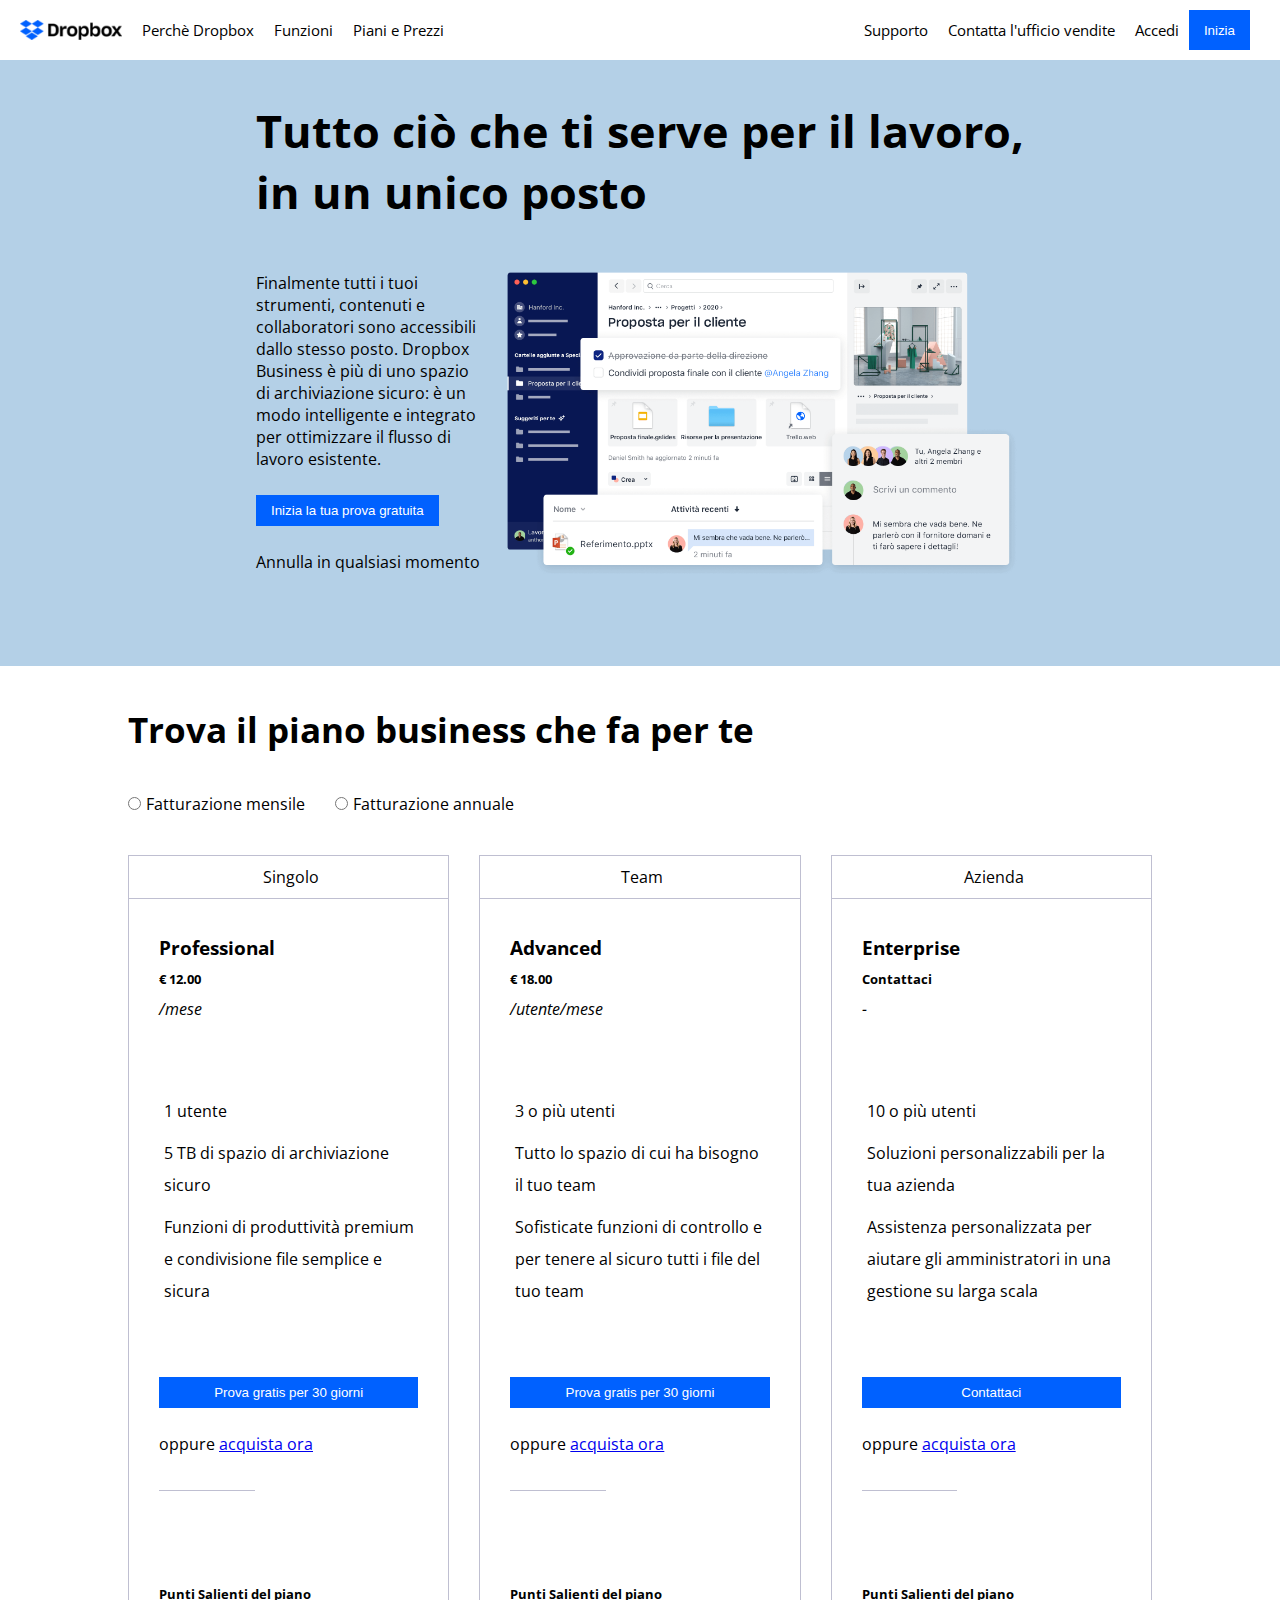
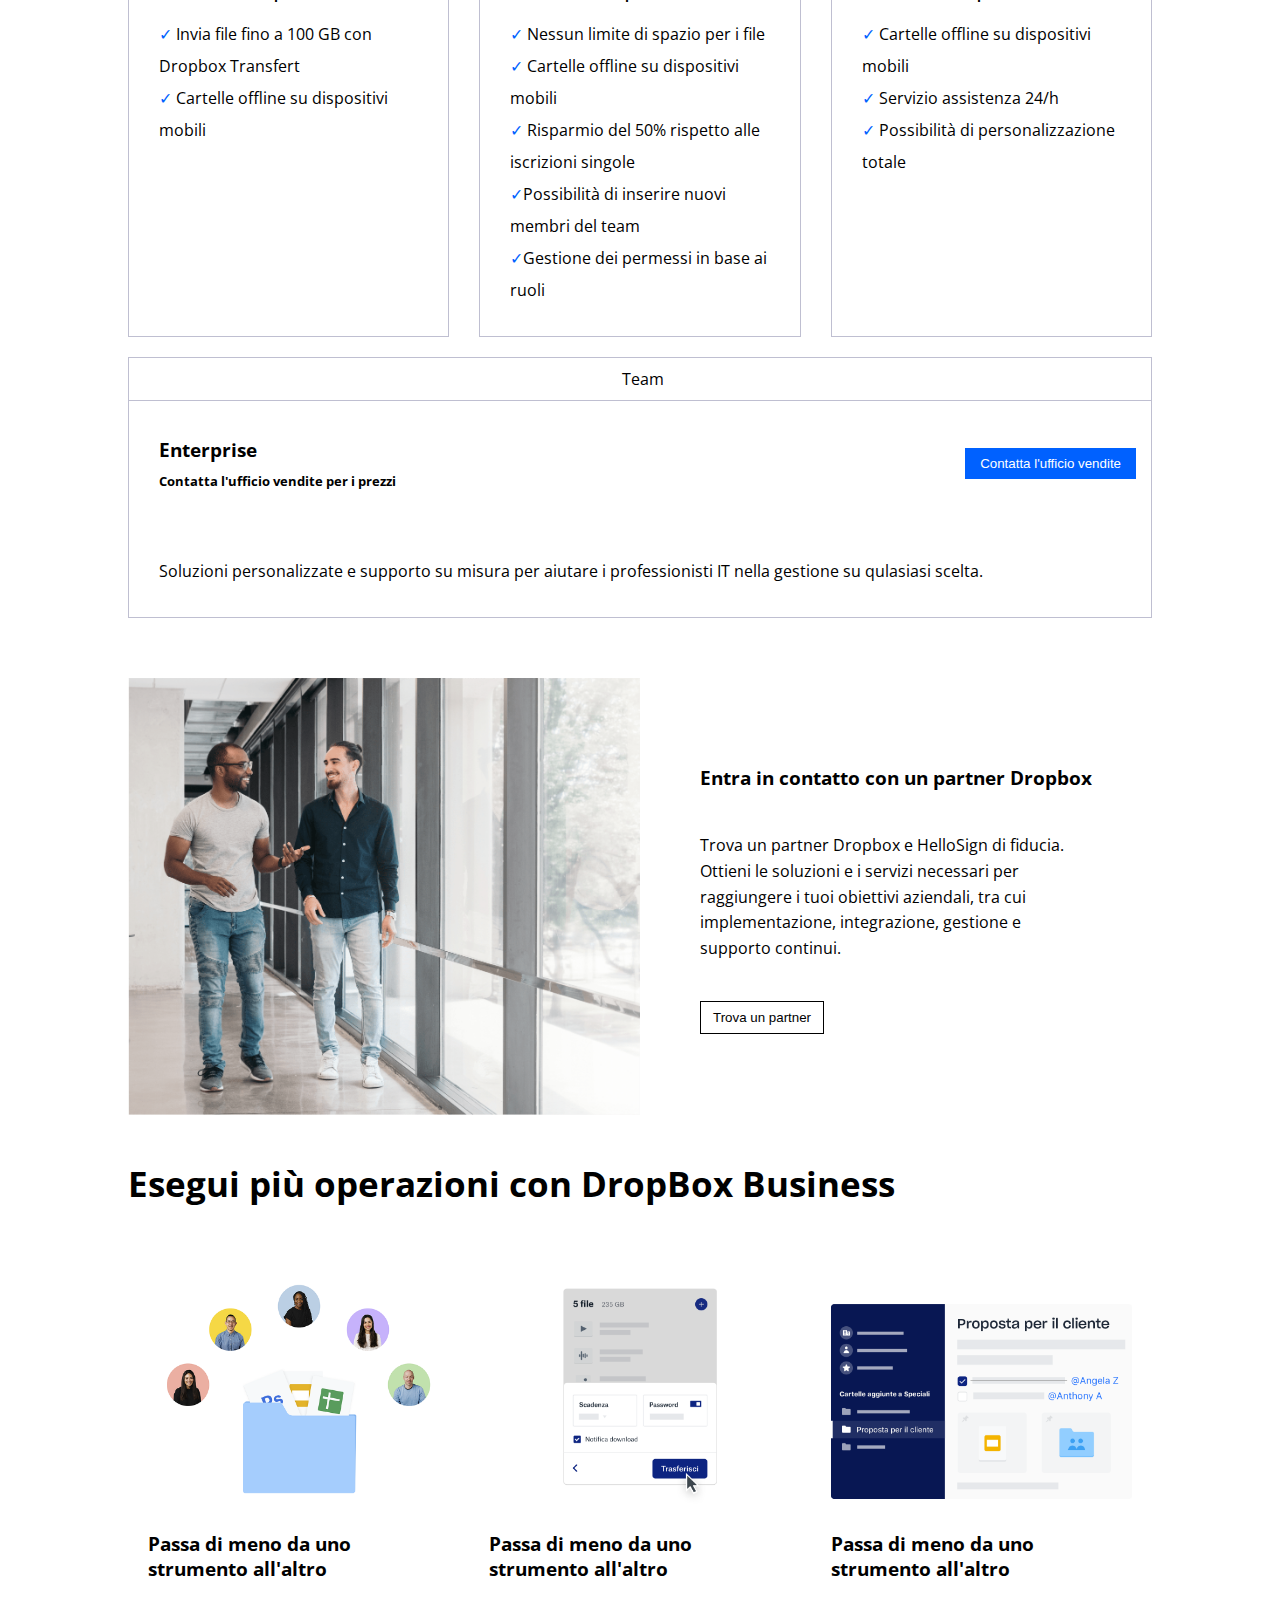
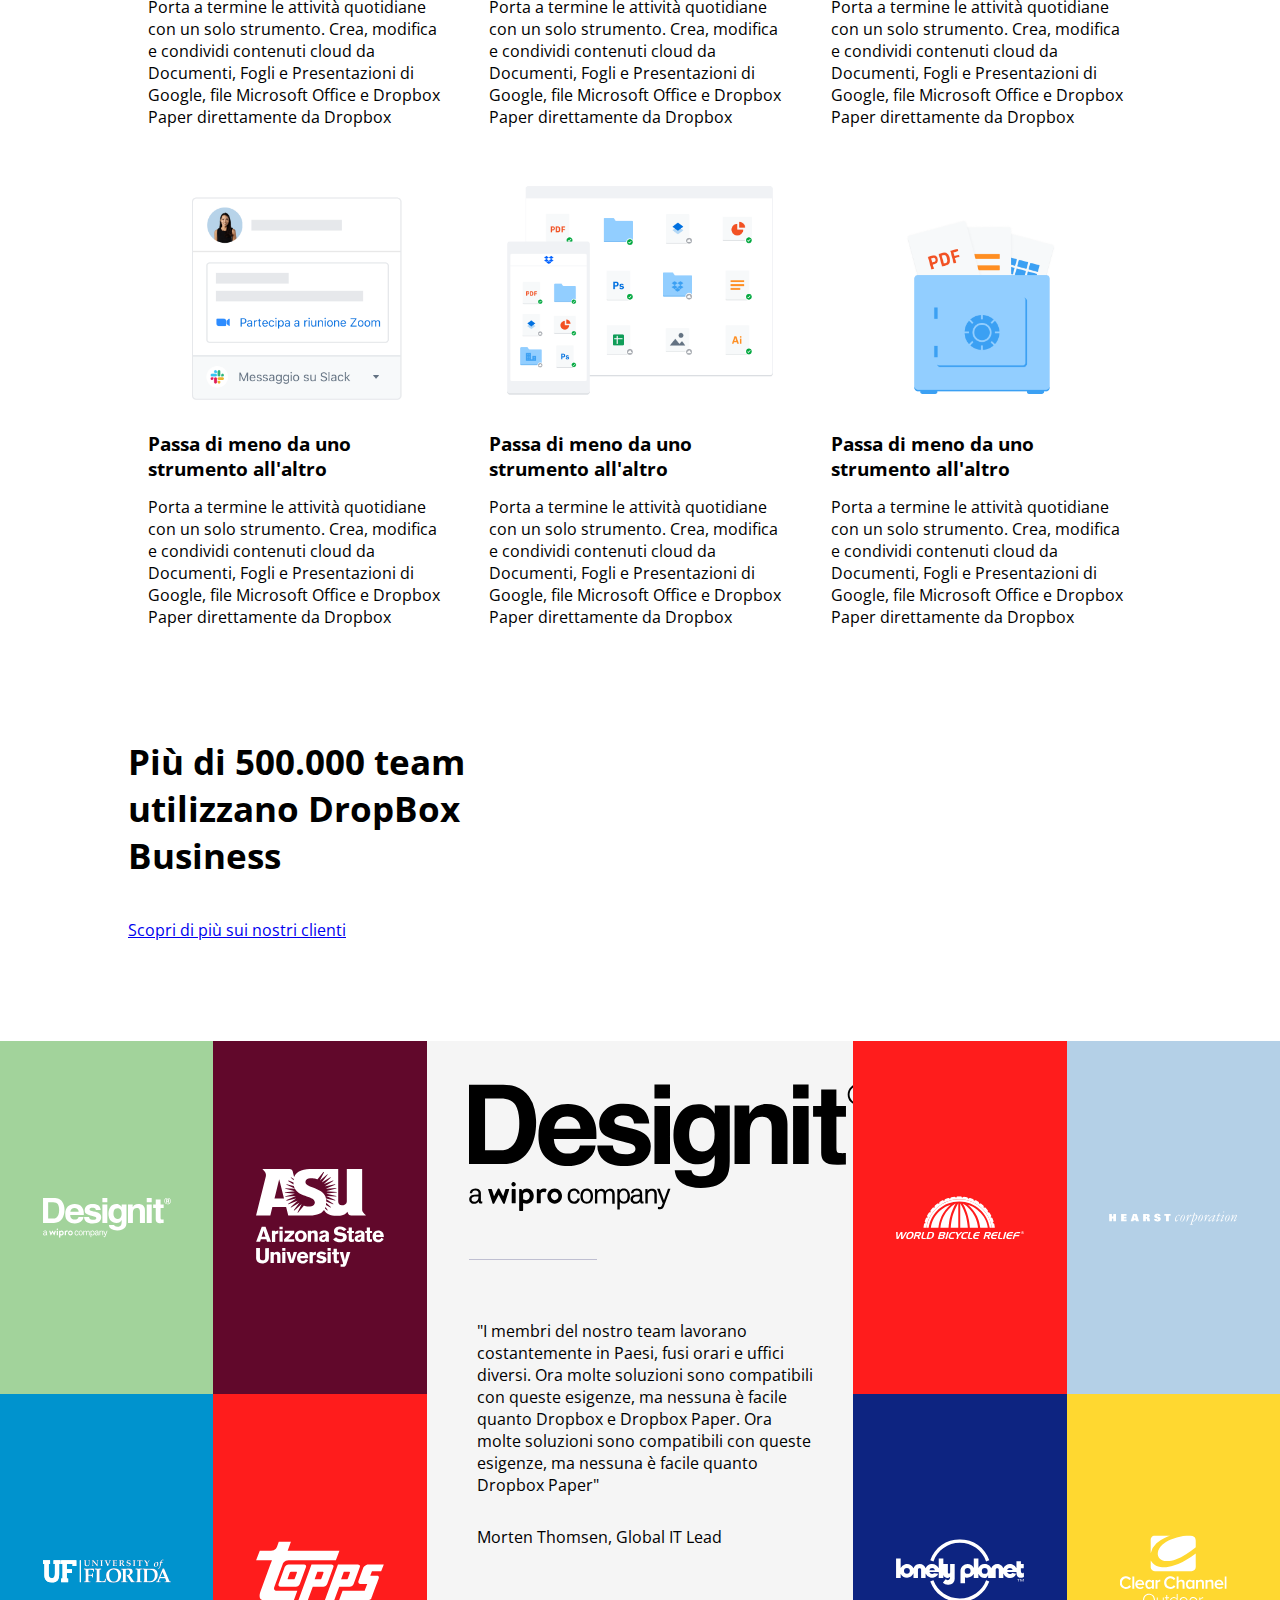
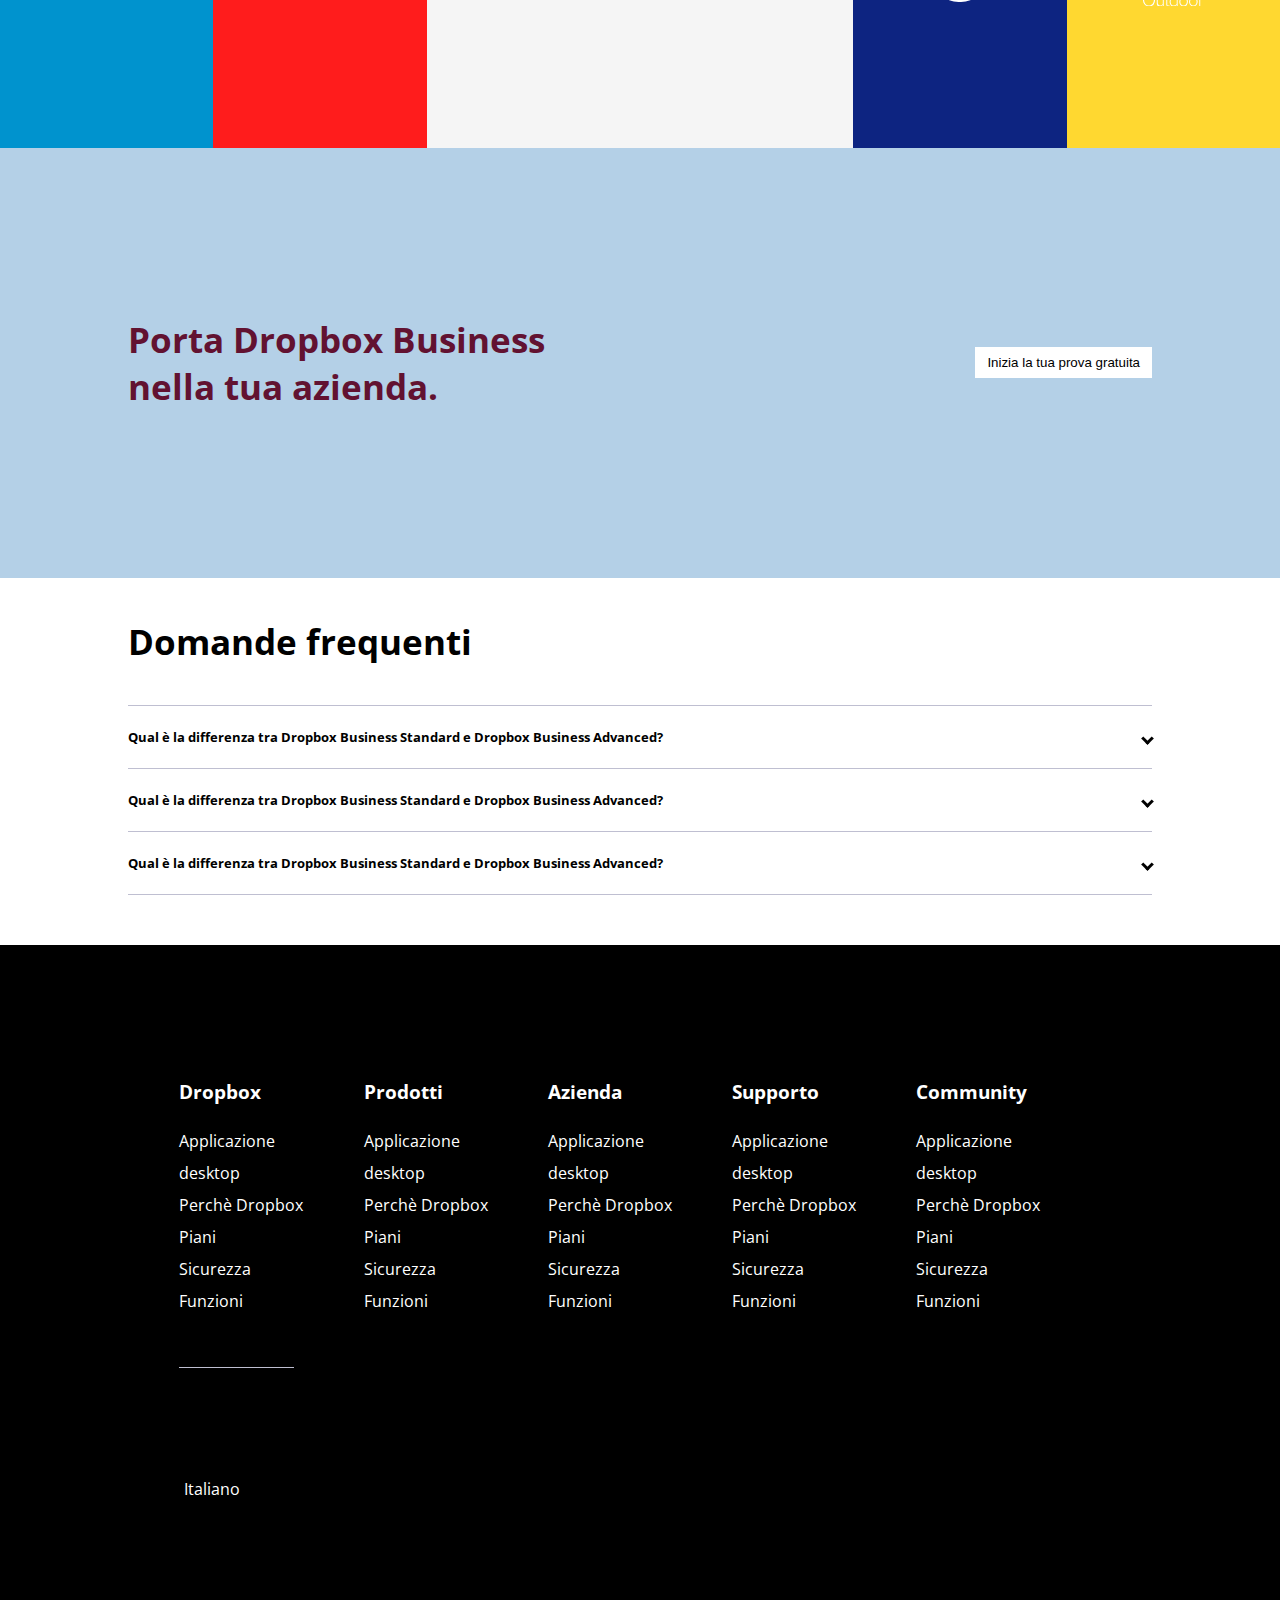
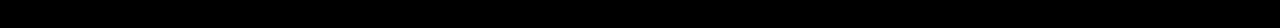
<file: index.html>
<!DOCTYPE html>
<html lang="en">

<head>
    <meta charset="UTF-8">
    <meta name="viewport" content="width=device-width, initial-scale=1.0">
    <!-- Font Awesome -->
    <link rel="stylesheet" href="https://cdnjs.cloudflare.com/ajax/libs/font-awesome/6.4.2/css/all.min.css"
        integrity="sha512-z3gLpd7yknf1YoNbCzqRKc4qyor8gaKU1qmn+CShxbuBusANI9QpRohGBreCFkKxLhei6S9CQXFEbbKuqLg0DA=="
        crossorigin="anonymous" referrerpolicy="no-referrer" />
    <!-- Google fonts -->
    <link rel="preconnect" href="https://fonts.googleapis.com">
    <link rel="preconnect" href="https://fonts.gstatic.com" crossorigin>
    <link
        href="https://fonts.googleapis.com/css2?family=Lilita+One&family=Open+Sans:wght@300;400;500;700;800&family=Roboto:wght@300;400;500;700&display=swap"
        rel="stylesheet">
    <link rel="stylesheet" href="stylesheet.css">
    <title>DropBox</title>
</head>

<body>

    <!-- Inizio Header -->
    <header>
        <nav class="header_container">
            <div class="marketing-side">
                <ul class="header_side">
                    <li>
                        <img id="logo_header" src="img/logo-small.png" alt="Dropbox Logo">
                    </li>
                    <li>
                        <a href="#">Perch&egrave; Dropbox</a>
                    </li>
                    <li>
                        <a href="#">Funzioni</a>
                    </li>
                    <li>
                        <a href="#">Piani e Prezzi</a>
                    </li>
                </ul>
            </div>

            <div class="help-side">
                <ul class="header_side">
                    <li>
                        <a href="#">Supporto</a>
                    </li>
                    <li>
                        <a href="#">Contatta l'ufficio vendite</a>
                    </li>
                    <li>
                        <a href="#">Accedi</a>
                    </li>
                    <li>
                        <input class="bgblue_button" type="button" value="Inizia">
                    </li>
                </ul>
            </div>
        </nav>
    </header>

    <!-- Inizio del main -->
    <main>

        <!-- Prima sezione con il background color blue, intro alla pagina -->
        <section class="bgblue_section">

            <div class="under-header_container">

                <h1 id="biggest_title">Tutto ci&ograve; che ti serve per il lavoro, in un unico posto</h1>

                <div class="jumbo_container">

                    <div class="left-side">
                        <p>Finalmente tutti i tuoi strumenti, contenuti e collaboratori sono accessibili dallo stesso
                            posto. Dropbox Business &egrave; pi&ugrave; di uno spazio di archiviazione sicuro: &egrave;
                            un modo intelligente e integrato per ottimizzare il flusso di lavoro esistente.</p>
                        <input class="bgblue_button" type="button" value="Inizia la tua prova gratuita">
                        <span>Annulla in qualsiasi momento</span>
                        <a href="#">
                            <!-- Da aggiungere il Drop Down -->
                            <i class="fa-solid fa-arrow-down"></i>
                        </a>
                    </div>
                    <div class="right-side">
                        <img src="img/jumbo.png" alt="Dropbox Client Foto">
                    </div>
                </div>
                <!-- white-space -->
                <!-- <div class="white-space"></div> -->
            </div>
        </section>

        <!-- Seconda sezione contenente il piano tariffario da scegliere -->
        <section class="businessplan">

            <div class="businessplan_container">

                <h2 class="sect_title">Trova il piano business che fa per te</h2>

                <div class="select_plan">
                    <label><input class="radio-modify" type="radio" name="business plan">Fatturazione
                        mensile</label>
                    <label><input class="radio-modify" type="radio" name="business plan">Fatturazione
                        annuale</label>
                </div>

                <!-- Inizio Prima colonna -->
                <div class="col_container">

                    <div class="col">
                        <div class="row">
                            <div>
                                <i class="fa-solid fa-user"></i>
                            </div>
                            <div>
                                <span>Singolo</span>
                            </div>
                        </div>

                        <div class="pack_type">
                            <h3>Professional</h3>
                            <h5>€ 12.00</h5>
                            <i>/mese</i>
                        </div>

                        <div class="content_pack">
                            <div class="plan_row">
                                <i class="fa-solid fa-user"></i>
                                <span>1 utente</span>
                            </div>
                            <div class="plan_row">
                                <i class="fa-solid fa-folder "></i>
                                <span>5 TB di spazio di archiviazione sicuro</span>
                            </div>
                            <div class="plan_row">
                                <i class="fa-solid fa-share-nodes"></i>
                                <span> Funzioni di produttivit&agrave; premium e
                                    condivisione file semplice e sicura</span>
                            </div>
                        </div>

                        <div class="try-or-buy">
                            <input class="bgblue_button" type="button" value="Prova gratis per 30 giorni">
                            <span>oppure <a href="#">acquista ora</a></span>
                        </div>

                        <div class="div_space"></div>

                        <div class="highlights">
                            <h5>Punti Salienti del piano</h5>
                            <ul>
                                <li>
                                    Invia file fino a 100 GB con Dropbox Transfert
                                </li>
                                <li>
                                    Cartelle offline su dispositivi mobili
                                </li>
                            </ul>
                        </div>
                    </div>

                    <!-- Seconda colonna -->
                    <div class="col">
                        <div class="row">
                            <i class="fa-solid fa-users"></i><span>Team</span>
                        </div>

                        <div class="pack_type">
                            <h3>Advanced</h3>
                            <h5>€ 18.00</h5>
                            <i>/utente/mese</i>
                        </div>

                        <div class="content_pack">
                            <div class="plan_row">
                                <i class="fa-solid fa-users"></i>
                                <span>3 o pi&ugrave; utenti</span>
                            </div>
                            <div class="plan_row">
                                <i class="fa-solid fa-folder "></i>
                                <span>Tutto lo spazio di cui ha bisogno il tuo team</span>
                            </div>
                            <div class="plan_row">
                                <i class="fa-solid fa-share-nodes"></i>
                                <span> Sofisticate funzioni di controllo e per tenere al sicuro tutti i file del tuo
                                    team</span>
                            </div>
                        </div>

                        <div class="try-or-buy">
                            <input class="bgblue_button" type="button" value="Prova gratis per 30 giorni">
                            <span>oppure <a href="#">acquista ora</a></span>
                        </div>

                        <div class="div_space"></div>

                        <div class="highlights">
                            <h5>Punti Salienti del piano</h5>
                            <ul>
                                <li>
                                    Nessun limite di spazio per i file
                                </li>
                                <li>
                                    Cartelle offline su dispositivi mobili
                                </li>
                                <li>
                                    Risparmio del 50% rispetto alle iscrizioni singole
                                </li>
                                <li>Possibilit&agrave; di inserire nuovi membri del team</li>
                                <li>Gestione dei permessi in base ai ruoli</li>
                            </ul>
                        </div>
                    </div>

                    <!-- Terza colonna -->
                    <div class="col">
                        <div class="row">
                            <i class="fa-solid fa-building"></i><span>Azienda</span>
                        </div>

                        <div class="pack_type">
                            <h3>Enterprise</h3>
                            <h5>Contattaci</h5>
                            <i>-</i>
                        </div>

                        <div class="content_pack">
                            <div class="plan_row">
                                <i class="fa-solid fa-user"></i>
                                <span>10 o pi&ugrave; utenti</span>
                            </div>
                            <div class="plan_row">
                                <i class="fa-solid fa-folder "></i>
                                <span>Soluzioni personalizzabili per la tua azienda</span>
                            </div>
                            <div class="plan_row">
                                <i class="fa-solid fa-share-nodes"></i>
                                <span> Assistenza personalizzata per aiutare gli amministratori in una gestione su larga
                                    scala</span>
                            </div>
                        </div>

                        <div class="try-or-buy">
                            <input class="bgblue_button" type="button" value="Contattaci">
                            <span>oppure <a href="#">acquista ora</a></span>
                        </div>

                        <div class="div_space"></div>

                        <div class="highlights">
                            <h5>Punti Salienti del piano</h5>
                            <ul>
                                <li>
                                    Cartelle offline su dispositivi mobili
                                </li>
                                <li>
                                    Servizio assistenza 24/h
                                </li>
                                <li>
                                    Possibilit&agrave; di personalizzazione totale
                                </li>
                            </ul>
                        </div>
                    </div>
                </div>

                <!-- Riga sotto le 3 colonne -->
                <div class="row_container">
                    <div class="row">
                        <i class="fa-solid fa-building"></i><span>Team</span>
                    </div>
                    <div class="pack-type_container">
                        <div class="pack_type">
                            <h3>Enterprise</h3>
                            <h5>Contatta l'ufficio vendite per i prezzi</h5>
                        </div>
                        <div class="blue-button">
                            <input class="bgblue_button" type="button" value="Contatta l'ufficio vendite">
                        </div>
                    </div>
                    <div class="pack_type">
                        <span>Soluzioni personalizzate e supporto su misura per aiutare i professionisti IT nella
                            gestione su qulasiasi scelta.</span>
                    </div>
                </div>
            </div>

        </section>

        <!-- Parte di lettura sotto le colonne -->
        <section class="businessplan">
            <div class="read_container">
                <div class="read_left">
                    <img src="img/partner.png" alt="">
                </div>
                <div class="read_right">
                    <h3>Entra in contatto con un partner Dropbox</h3>
                    <p>Trova un partner Dropbox e HelloSign di fiducia. Ottieni le soluzioni e i servizi necessari per
                        raggiungere i tuoi obiettivi aziendali, tra cui implementazione, integrazione, gestione e
                        supporto continui.</p>
                    <div>
                        <input class="bgblue_button white_button" type="button" value="Trova un partner">
                    </div>
                </div>
            </div>
        </section>

        <!-- Operazioni con Dropbox Business -->
        <section class="businessplan">

            <!-- Prima riga -->
            <h2 class="sect_title">Esegui pi&ugrave; operazioni con DropBox Business</h2>
            <div class="dropbox_operations">

                <!-- Formato delle schede (prima scheda) -->
                <div class="col_oper">
                    <div class="img_oper">
                        <img src="img/business-feature-switching-tools.png" alt="">
                    </div>
                    <h3>Passa di meno da uno strumento all'altro</h3>
                    <p>Porta a termine le attivit&agrave; quotidiane con un solo strumento. Crea, modifica e condividi
                        contenuti cloud da Documenti, Fogli e Presentazioni di Google, file Microsoft Office e Dropbox
                        Paper direttamente da Dropbox</p>
                </div>

                <div class="col_oper">
                    <div class="img_oper">
                        <img src="img/business-feature-send-files-it.png" alt="">
                    </div>
                    <h3>Passa di meno da uno strumento all'altro</h3>
                    <p>Porta a termine le attivit&agrave; quotidiane con un solo strumento. Crea, modifica e condividi
                        contenuti cloud da Documenti, Fogli e Presentazioni di Google, file Microsoft Office e Dropbox
                        Paper direttamente da Dropbox</p>
                </div>

                <div class="col_oper">
                    <div class="img_oper">
                        <img src="img/business-feature-coordinate-it.png" alt="">
                    </div>
                    <h3>Passa di meno da uno strumento all'altro</h3>
                    <p>Porta a termine le attivit&agrave; quotidiane con un solo strumento. Crea, modifica e condividi
                        contenuti cloud da Documenti, Fogli e Presentazioni di Google, file Microsoft Office e Dropbox
                        Paper direttamente da Dropbox</p>
                </div>

            </div>
            <!-- Seconda riga -->
            <div class="dropbox_operations">

                <!-- Formato delle schede (prima scheda) -->
                <div class="col_oper">
                    <div class="img_oper">
                        <img src="img/business-feature-integrations-it.png" alt="">
                    </div>
                    <h3>Passa di meno da uno strumento all'altro</h3>
                    <p>Porta a termine le attivit&agrave; quotidiane con un solo strumento. Crea, modifica e condividi
                        contenuti cloud da Documenti, Fogli e Presentazioni di Google, file Microsoft Office e Dropbox
                        Paper direttamente da Dropbox</p>
                </div>

                <div class="col_oper">
                    <div class="img_oper">
                        <img src="img/business-feature-multi-device.png" alt="">
                    </div>
                    <h3>Passa di meno da uno strumento all'altro</h3>
                    <p>Porta a termine le attivit&agrave; quotidiane con un solo strumento. Crea, modifica e condividi
                        contenuti cloud da Documenti, Fogli e Presentazioni di Google, file Microsoft Office e Dropbox
                        Paper direttamente da Dropbox</p>
                </div>

                <div class="col_oper">
                    <div class="img_oper">
                        <img src="img/business-feature-security.png" alt="">
                    </div>
                    <h3>Passa di meno da uno strumento all'altro</h3>
                    <p>Porta a termine le attivit&agrave; quotidiane con un solo strumento. Crea, modifica e condividi
                        contenuti cloud da Documenti, Fogli e Presentazioni di Google, file Microsoft Office e Dropbox
                        Paper direttamente da Dropbox</p>
                </div>
            </div>
        </section>

        <!-- Sezione contente il "count" dei team che utilizzano Dropbox Business -->
        <section class="businessplan">
            <div class="count_container">
                <h2 class="sect_title">Pi&ugrave; di 500.000 team utilizzano DropBox Business</h2>
                <a href="#">Scopri di pi&ugrave; sui nostri clienti</a>
            </div>
        </section>

        <!-- Sezione contenente le aziende-->
        <section>
            <div class="agency_container">
                <div class="agency side">
                    <div class="icon green">
                        <img src="img/designit.svg" alt="">
                    </div>
                    <div class="icon purple">
                        <img src="img/arizona_state_university.svg" alt="">
                    </div>
                    <div class="icon blue">
                        <img src="img/university_of_florida.svg" alt="">
                    </div>
                    <div class="icon red">
                        <img src="img/topps.svg" alt="">
                    </div>
                </div>
                <div class="agency center">
                    <div class="mid_svg">
                        <img src="img/img2/designit.svg" alt="">
                    </div>
                    <div class="div_space"></div>
                    <div class="some_text">
                        <p>"I membri del nostro team lavorano costantemente in Paesi, fusi orari e uffici diversi. Ora
                            molte soluzioni sono compatibili con queste esigenze, ma nessuna &egrave; facile quanto
                            Dropbox e Dropbox Paper. Ora molte soluzioni sono compatibili con queste esigenze, ma
                            nessuna &egrave; facile quanto Dropbox Paper"</p>
                        <span>Morten Thomsen, Global IT Lead</span>
                    </div>
                </div>
                <div class="agency side">
                    <div class="icon red">
                        <img src="img/world_bicycle_relief.svg" alt="">
                    </div>
                    <div class="icon azzurro">
                        <img src="img/hearst_corp.svg" alt="">
                    </div>
                    <div class="icon darkblue">
                        <img src="img/lonely_planet.svg" alt="">
                    </div>
                    <div class="icon yellow">
                        <img src="img/clear_channel.svg" alt="">
                    </div>
                </div>
            </div>
        </section>

        <!-- Sezione sotto le aziende -->
        <section class="bgblue_section">
            <div class="join_agency">

                <h2 class="sect_title">Porta Dropbox Business nella tua azienda.</h2>
                <div>
                    <input class="white_button-nobord" type="button" value="Inizia la tua prova gratuita">
                </div>
            </div>
        </section>

        <!-- FAQ, Domande frequenti -->
        <section class="businessplan">
            <h2 class="sect_title">Domande frequenti</h2>
            <div class="faq_container">
                <!-- Prima linea per il FAQ -->
                <div class="first_row primo">
                    <h5>Qual &egrave; la differenza tra Dropbox Business Standard e Dropbox Business Advanced?</h5>
                    <div>
                        <i class="arrow down"></i>
                    </div>
                </div>
                <!-- Seconda linea per il FAQ -->
                <div class="first_row">
                    <h5>Qual &egrave; la differenza tra Dropbox Business Standard e Dropbox Business Advanced?</h5>
                    <div>
                        <i class="arrow down"></i>
                    </div>
                </div>
                <!-- Terza linea per il FAQ -->
                <div class="first_row">
                    <h5>Qual &egrave; la differenza tra Dropbox Business Standard e Dropbox Business Advanced?</h5>
                    <div>
                        <i class="arrow down"></i>
                    </div>
                </div>
            </div>
        </section>
    </main>

    <!-- Inizio del footer -->
    <footer class="footer_container">
        <div class="top_footer">
            <ul>
                <li>
                    <h3>Dropbox</h3>
                </li>
                <li>Applicazione desktop

                </li>
                <li>Perch&egrave; Dropbox

                </li>
                <li>Piani

                </li>
                <li>Sicurezza

                </li>
                <li>Funzioni

                </li>
            </ul>

            <ul>
                <li>
                    <h3>Prodotti</h3>
                </li>
                <li>Applicazione desktop

                </li>
                <li>Perch&egrave; Dropbox

                </li>
                <li>Piani

                </li>
                <li>Sicurezza

                </li>
                <li>Funzioni

                </li>
            </ul>

            <ul>
                <li>
                    <h3>Azienda</h3>
                </li>
                <li>Applicazione desktop

                </li>
                <li>Perch&egrave; Dropbox

                </li>
                <li>Piani

                </li>
                <li>Sicurezza

                </li>
                <li>Funzioni

                </li>
            </ul>


            <ul>
                <li>
                    <h3>Supporto</h3>
                </li>
                <li>Applicazione desktop

                </li>
                <li>Perch&egrave; Dropbox

                </li>
                <li>Piani

                </li>
                <li>Sicurezza

                </li>
                <li>Funzioni

                </li>
            </ul>


            <ul>
                <li>
                    <h3>Community</h3>
                </li>
                <li>Applicazione desktop

                </li>
                <li>Perch&egrave; Dropbox

                </li>
                <li>Piani

                </li>
                <li>Sicurezza

                </li>
                <li>Funzioni

                </li>
            </ul>
        </div>
        <div class="div_space"></div>

        <div class="bottom_footer">
            <i class="fa-solid fa-earth-americas"></i> <span>Italiano</span> <i class="fa-solid fa-caret-up"></i>
        </div>
    </footer>

</body>

</html>
</file>
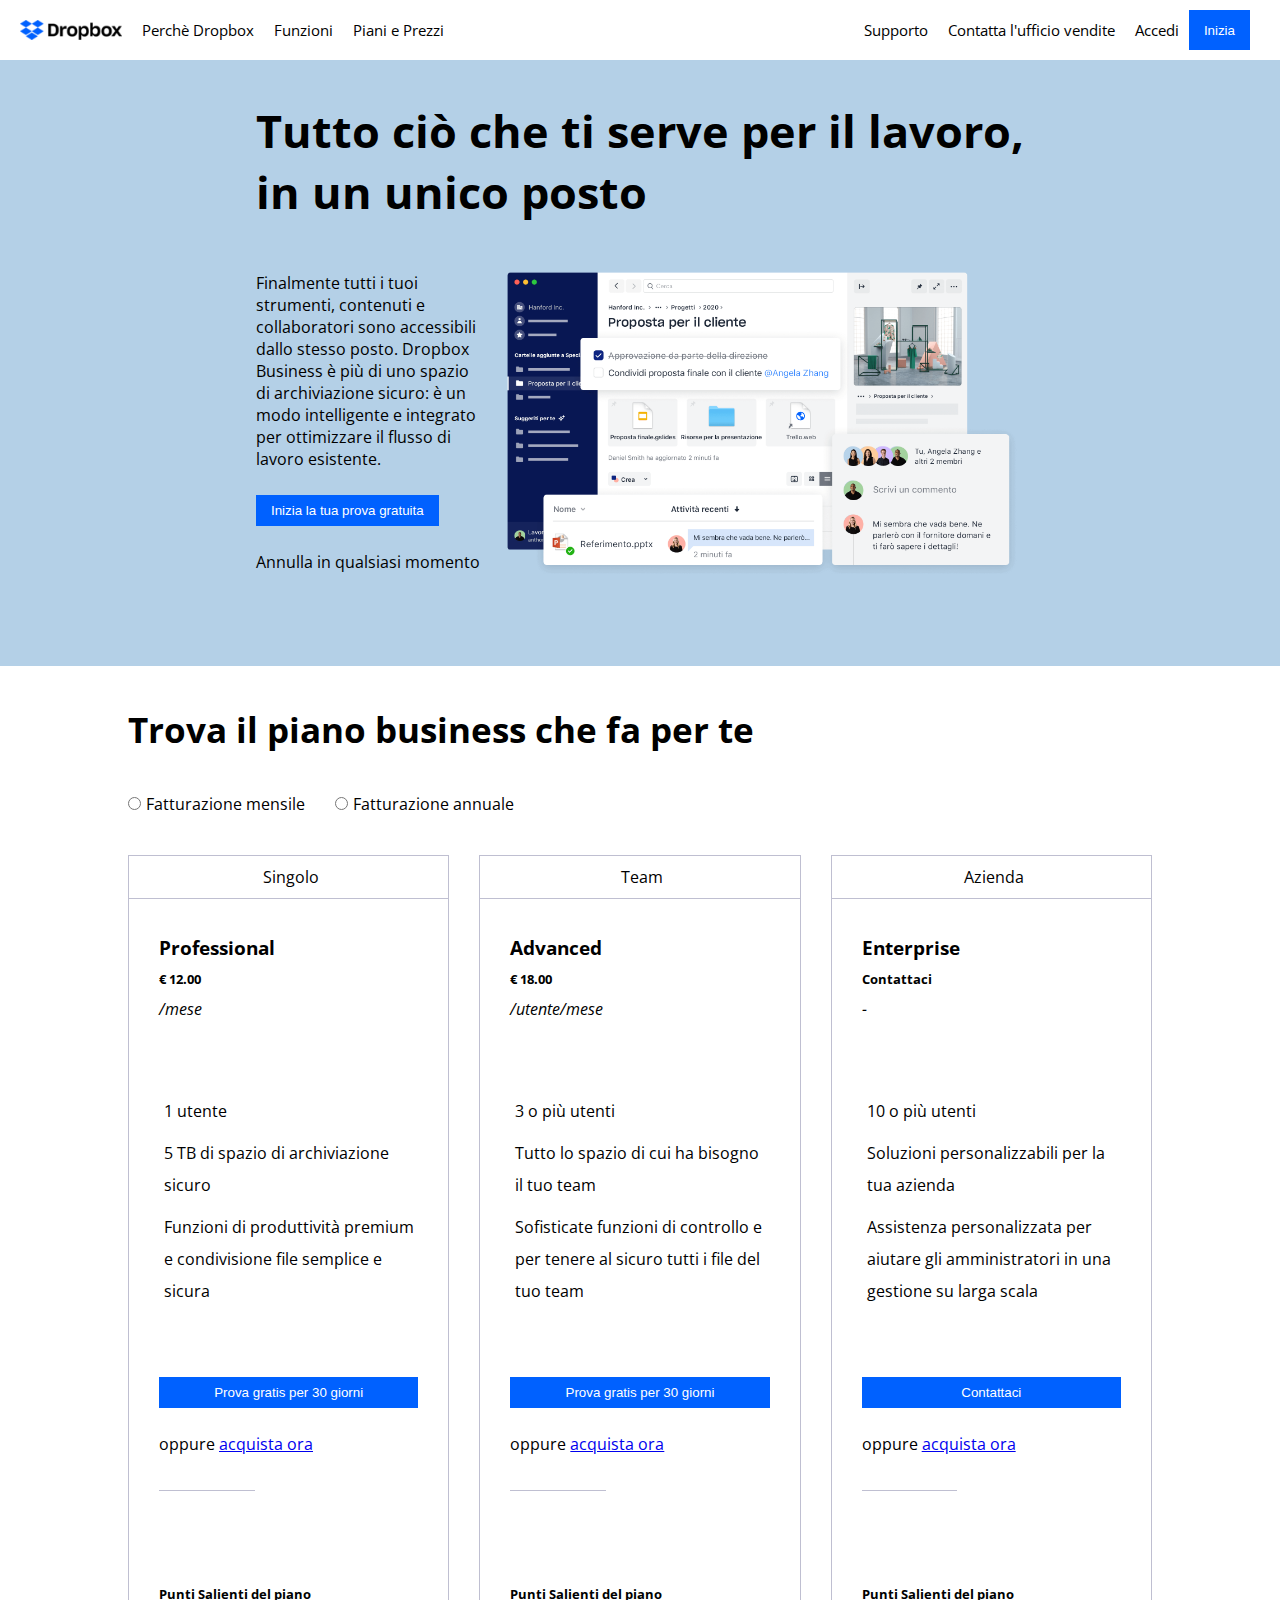
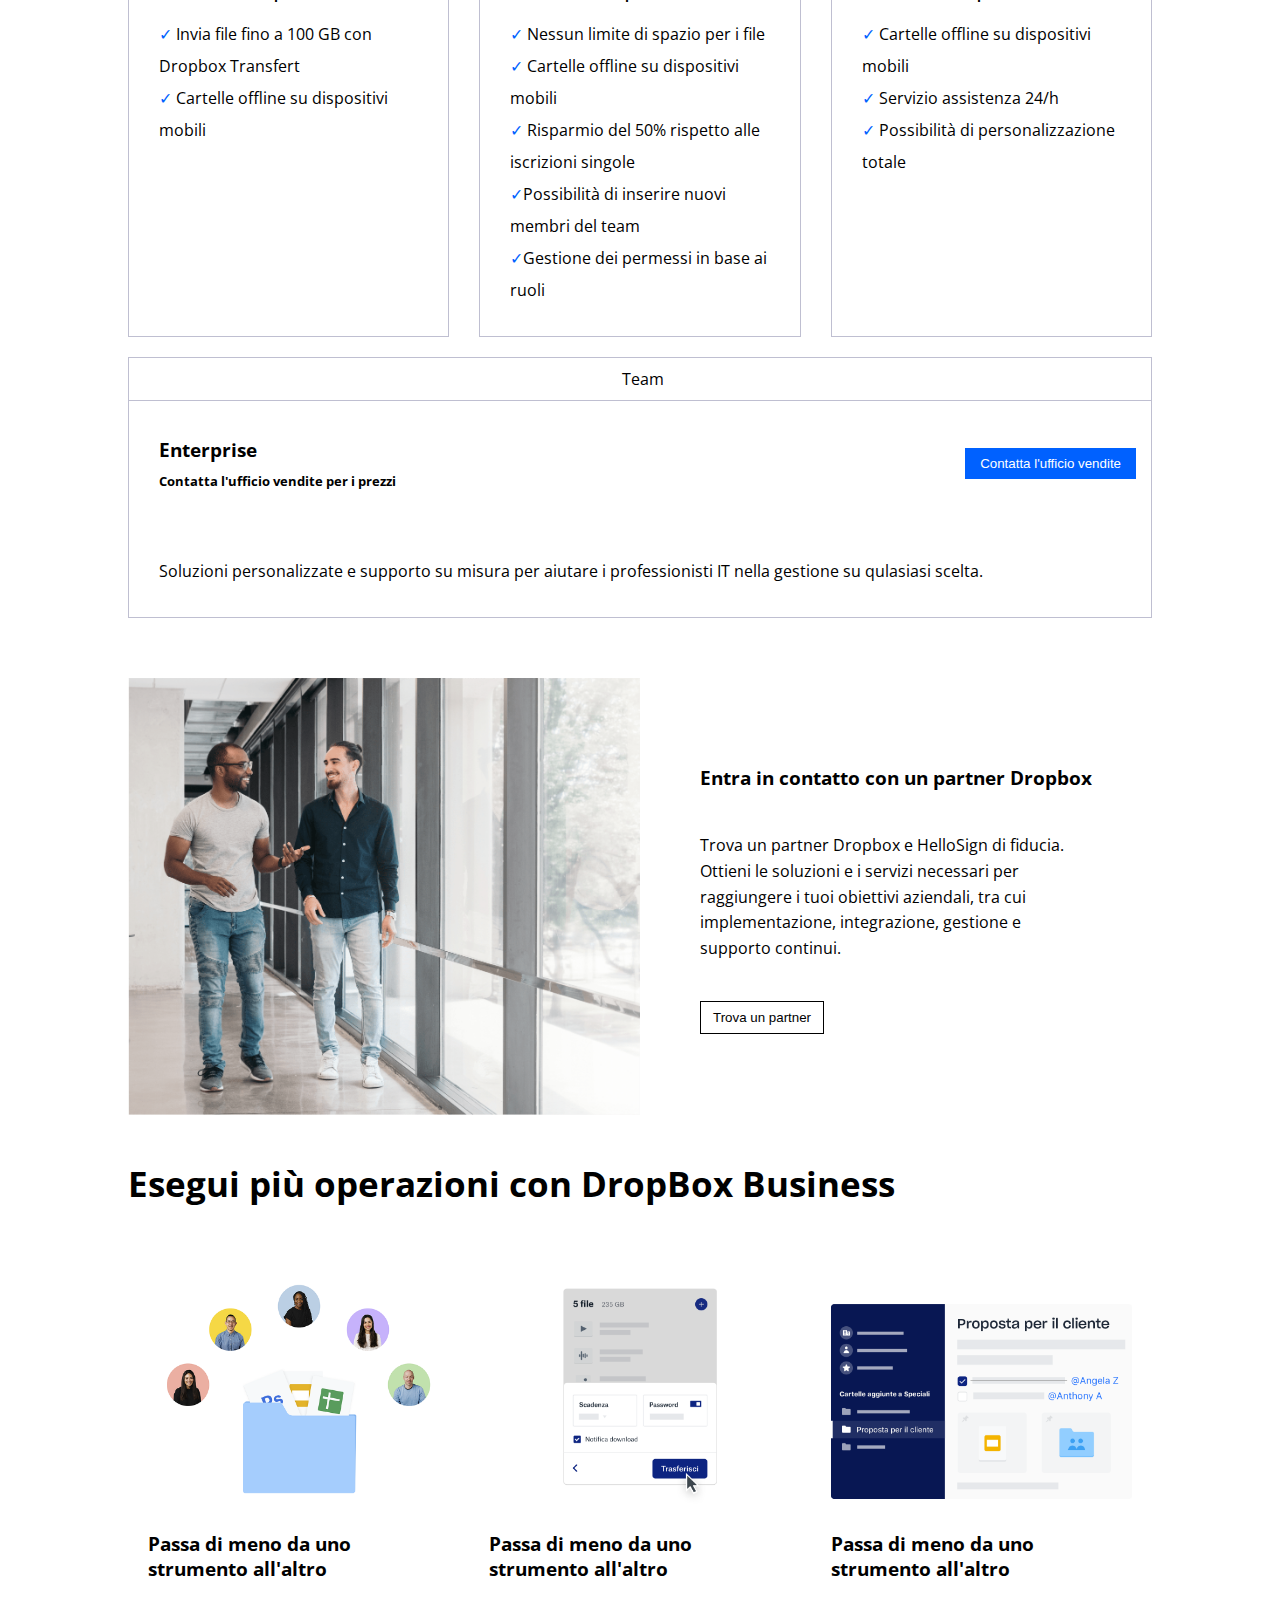
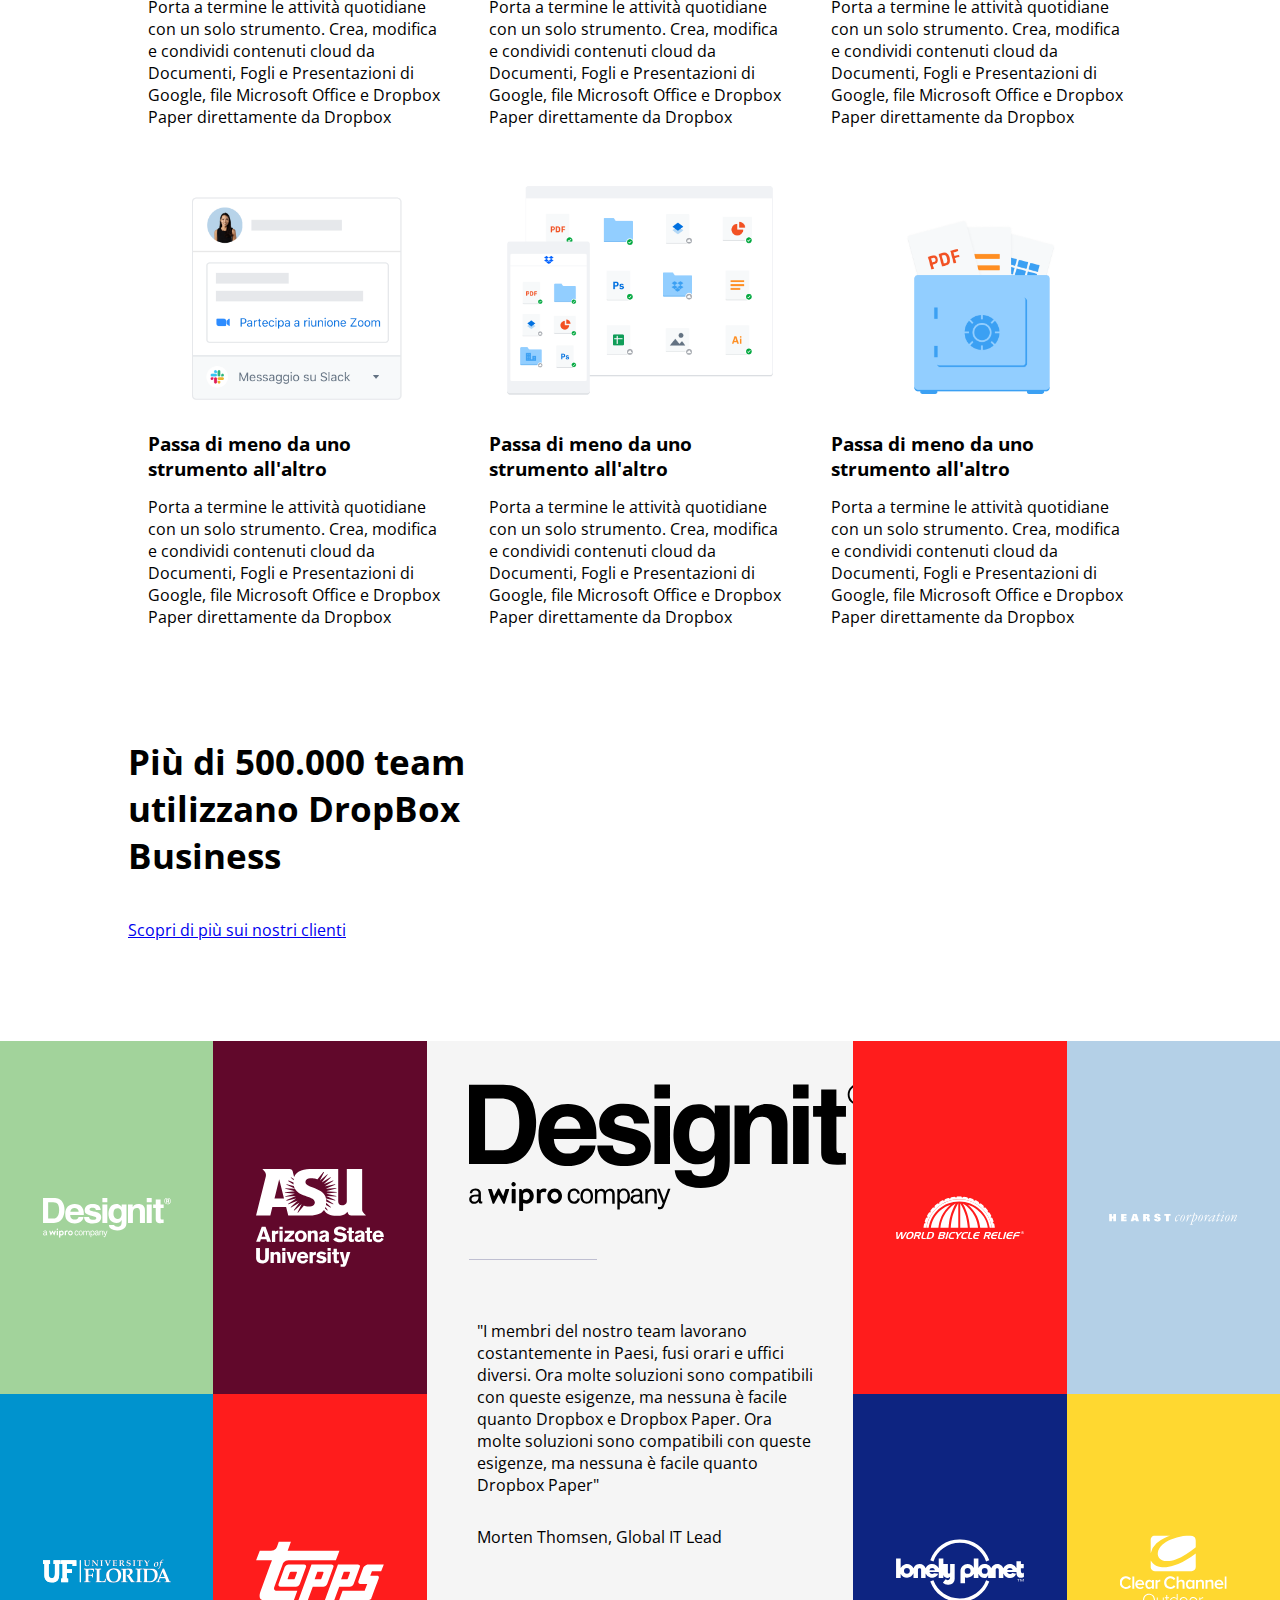
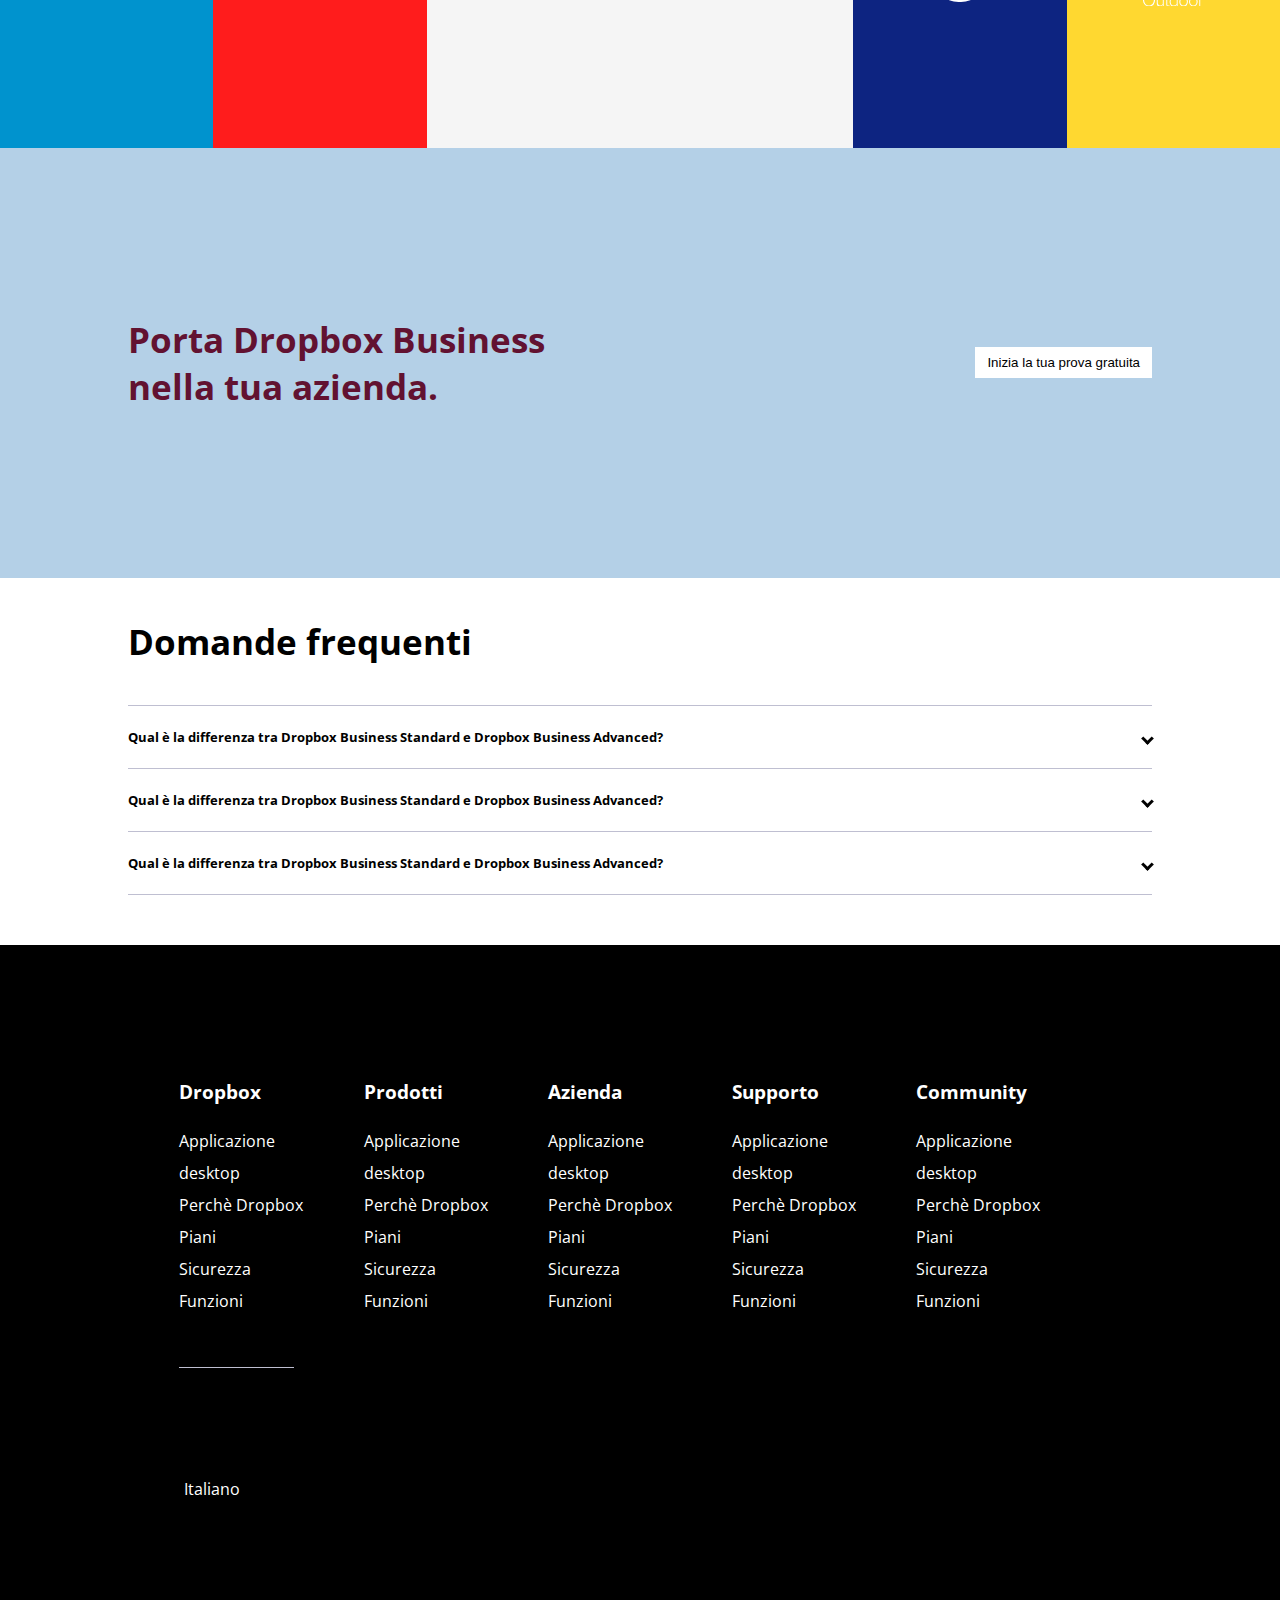
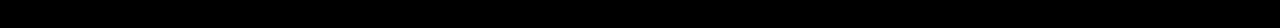
<file: bonus/index.html>
<!DOCTYPE html>
<html lang="en">

<head>
    <meta charset="UTF-8">
    <meta name="viewport" content="width=device-width, initial-scale=1.0">
    <!-- Font Awesome -->
    <link rel="stylesheet" href="https://cdnjs.cloudflare.com/ajax/libs/font-awesome/6.4.2/css/all.min.css"
        integrity="sha512-z3gLpd7yknf1YoNbCzqRKc4qyor8gaKU1qmn+CShxbuBusANI9QpRohGBreCFkKxLhei6S9CQXFEbbKuqLg0DA=="
        crossorigin="anonymous" referrerpolicy="no-referrer" />
    <!-- Google fonts -->
    <link rel="preconnect" href="https://fonts.googleapis.com">
    <link rel="preconnect" href="https://fonts.gstatic.com" crossorigin>
    <link
        href="https://fonts.googleapis.com/css2?family=Lilita+One&family=Open+Sans:wght@300;400;500;700;800&family=Roboto:wght@300;400;500;700&display=swap"
        rel="stylesheet">
    <link rel="stylesheet" href="stylesheet.css">
    <title>DropBox</title>
</head>

<body>

    <!-- Inizio Header -->
    <header>
        <nav class="header_container">
            <div class="marketing-side">
                <ul class="header_side">
                    <li>
                        <img id="logo_header" src="img/logo-small.png" alt="Dropbox Logo">
                    </li>
                    <li class="dropdown">
                        <a href="#" class="dropbtn">Perch&egrave; Dropbox</a>
                        <div class="dropdown-content">
                            <a href="#">Incredibile funziona</a>
                            <a href="#">Incredibile funziona</a>
                            <a href="#">Incredibile funziona</a>
                        </div>
                    </li>
                    <li>
                        <a href="#">Funzioni</a>
                    </li>
                    <li>
                        <a href="#">Piani e Prezzi</a>
                    </li>
                </ul>
            </div>

            <div class="help-side">
                <ul class="header_side">
                    <li>
                        <a href="#">Supporto</a>
                    </li>
                    <li>
                        <a href="#">Contatta l'ufficio vendite</a>
                    </li>
                    <li>
                        <a href="#">Accedi</a>
                    </li>
                    <li>
                        <input class="bgblue_button" type="button" value="Inizia">
                    </li>
                </ul>
            </div>
        </nav>
    </header>

    <!-- Inizio del main -->
    <main>

        <!-- Prima sezione con il background color blue, intro alla pagina -->
        <section class="bgblue_section">

            <div class="under-header_container">

                <h1 id="biggest_title">Tutto ci&ograve; che ti serve per il lavoro, in un unico posto</h1>

                <div class="jumbo_container">

                    <div class="left-side">
                        <p>Finalmente tutti i tuoi strumenti, contenuti e collaboratori sono accessibili dallo stesso
                            posto. Dropbox Business &egrave; pi&ugrave; di uno spazio di archiviazione sicuro: &egrave;
                            un modo intelligente e integrato per ottimizzare il flusso di lavoro esistente.</p>
                        <input class="bgblue_button" type="button" value="Inizia la tua prova gratuita">
                        <span>Annulla in qualsiasi momento</span>
                        <a href="#scegli_il_piano">
                            <!-- Da aggiungere il Drop Down -->
                            <i class="fa-solid fa-arrow-down"></i>
                        </a>
                    </div>
                    <div class="right-side">
                        <img src="img/jumbo.png" alt="Dropbox Client Foto">
                    </div>
                </div>
            </div>
        </section>

        <!-- Seconda sezione contenente il piano tariffario da scegliere -->
        <section class="businessplan">

            <div class="businessplan_container">

                <h2 class="sect_title">Trova il piano business che fa per te</h2>

                <div class="select_plan">
                    <label><input class="radio-modify" type="radio" name="business plan">Fatturazione
                        mensile</label>
                    <label><input class="radio-modify" type="radio" name="business plan">Fatturazione
                        annuale</label>
                </div>

                <!-- Inizio Prima colonna -->
                <div id="scegli_il_piano" class="col_container">

                    <div class="col">
                        <div class="row">
                            <div>
                                <i class="fa-solid fa-user"></i>
                            </div>
                            <div>
                                <span>Singolo</span>
                            </div>
                        </div>

                        <div class="pack_type">
                            <h3>Professional</h3>
                            <h5>€ 12.00</h5>
                            <i>/mese</i>
                        </div>

                        <div class="content_pack">
                            <div class="plan_row">
                                <i class="fa-solid fa-user"></i>
                                <span>1 utente</span>
                            </div>
                            <div class="plan_row">
                                <i class="fa-solid fa-folder "></i>
                                <span>5 TB di spazio di archiviazione sicuro</span>
                            </div>
                            <div class="plan_row">
                                <i class="fa-solid fa-share-nodes"></i>
                                <span> Funzioni di produttivit&agrave; premium e
                                    condivisione file semplice e sicura</span>
                            </div>
                        </div>

                        <div class="try-or-buy">
                            <input class="bgblue_button" type="button" value="Prova gratis per 30 giorni">
                            <span>oppure <a href="#">acquista ora</a></span>
                        </div>

                        <div class="div_space"></div>

                        <div class="highlights">
                            <h5>Punti Salienti del piano</h5>
                            <ul>
                                <li>
                                    Invia file fino a 100 GB con Dropbox Transfert
                                </li>
                                <li>
                                    Cartelle offline su dispositivi mobili
                                </li>
                            </ul>
                        </div>
                    </div>

                    <!-- Seconda colonna -->
                    <div class="col">
                        <div class="row">
                            <i class="fa-solid fa-users"></i><span>Team</span>
                        </div>

                        <div class="pack_type">
                            <h3>Advanced</h3>
                            <h5>€ 18.00</h5>
                            <i>/utente/mese</i>
                        </div>

                        <div class="content_pack">
                            <div class="plan_row">
                                <i class="fa-solid fa-users"></i>
                                <span>3 o pi&ugrave; utenti</span>
                            </div>
                            <div class="plan_row">
                                <i class="fa-solid fa-folder "></i>
                                <span>Tutto lo spazio di cui ha bisogno il tuo team</span>
                            </div>
                            <div class="plan_row">
                                <i class="fa-solid fa-share-nodes"></i>
                                <span> Sofisticate funzioni di controllo e per tenere al sicuro tutti i file del tuo
                                    team</span>
                            </div>
                        </div>

                        <div class="try-or-buy">
                            <input class="bgblue_button" type="button" value="Prova gratis per 30 giorni">
                            <span>oppure <a href="#">acquista ora</a></span>
                        </div>

                        <div class="div_space"></div>

                        <div class="highlights">
                            <h5>Punti Salienti del piano</h5>
                            <ul>
                                <li>
                                    Nessun limite di spazio per i file
                                </li>
                                <li>
                                    Cartelle offline su dispositivi mobili
                                </li>
                                <li>
                                    Risparmio del 50% rispetto alle iscrizioni singole
                                </li>
                                <li>Possibilit&agrave; di inserire nuovi membri del team</li>
                                <li>Gestione dei permessi in base ai ruoli</li>
                            </ul>
                        </div>
                    </div>

                    <!-- Terza colonna -->
                    <div class="col">
                        <div class="row">
                            <i class="fa-solid fa-building"></i><span>Azienda</span>
                        </div>

                        <div class="pack_type">
                            <h3>Enterprise</h3>
                            <h5>Contattaci</h5>
                            <i>-</i>
                        </div>

                        <div class="content_pack">
                            <div class="plan_row">
                                <i class="fa-solid fa-user"></i>
                                <span>10 o pi&ugrave; utenti</span>
                            </div>
                            <div class="plan_row">
                                <i class="fa-solid fa-folder "></i>
                                <span>Soluzioni personalizzabili per la tua azienda</span>
                            </div>
                            <div class="plan_row">
                                <i class="fa-solid fa-share-nodes"></i>
                                <span> Assistenza personalizzata per aiutare gli amministratori in una gestione su larga
                                    scala</span>
                            </div>
                        </div>

                        <div class="try-or-buy">
                            <input class="bgblue_button" type="button" value="Contattaci">
                            <span>oppure <a href="#">acquista ora</a></span>
                        </div>

                        <div class="div_space"></div>

                        <div class="highlights">
                            <h5>Punti Salienti del piano</h5>
                            <ul>
                                <li>
                                    Cartelle offline su dispositivi mobili
                                </li>
                                <li>
                                    Servizio assistenza 24/h
                                </li>
                                <li>
                                    Possibilit&agrave; di personalizzazione totale
                                </li>
                            </ul>
                        </div>
                    </div>
                </div>

                <!-- Riga sotto le 3 colonne -->
                <div class="row_container">
                    <div class="row">
                        <i class="fa-solid fa-building"></i><span>Team</span>
                    </div>
                    <div class="pack-type_container">
                        <div class="pack_type">
                            <h3>Enterprise</h3>
                            <h5>Contatta l'ufficio vendite per i prezzi</h5>
                        </div>
                        <div class="blue-button">
                            <input class="bgblue_button" type="button" value="Contatta l'ufficio vendite">
                        </div>
                    </div>
                    <div class="pack_type">
                        <span>Soluzioni personalizzate e supporto su misura per aiutare i professionisti IT nella
                            gestione su qulasiasi scelta.</span>
                    </div>
                </div>
            </div>

        </section>

        <!-- Parte di lettura sotto le colonne -->
        <section class="businessplan">
            <div class="read_container">
                <div class="read_left">
                    <img src="img/partner.png" alt="">
                </div>
                <div class="read_right">
                    <h3>Entra in contatto con un partner Dropbox</h3>
                    <p>Trova un partner Dropbox e HelloSign di fiducia. Ottieni le soluzioni e i servizi necessari per
                        raggiungere i tuoi obiettivi aziendali, tra cui implementazione, integrazione, gestione e
                        supporto continui.</p>
                    <div>
                        <input class="bgblue_button white_button" type="button" value="Trova un partner">
                    </div>
                </div>
            </div>
        </section>

        <!-- Operazioni con Dropbox Business -->
        <section class="businessplan">

            <!-- Prima riga -->
            <h2 class="sect_title">Esegui pi&ugrave; operazioni con DropBox Business</h2>
            <div class="dropbox_operations">

                <!-- Formato delle schede (prima scheda) -->
                <div class="col_oper">
                    <div class="img_oper">
                        <img src="img/business-feature-switching-tools.png" alt="">
                    </div>
                    <h3>Passa di meno da uno strumento all'altro</h3>
                    <p>Porta a termine le attivit&agrave; quotidiane con un solo strumento. Crea, modifica e condividi
                        contenuti cloud da Documenti, Fogli e Presentazioni di Google, file Microsoft Office e Dropbox
                        Paper direttamente da Dropbox</p>
                </div>

                <div class="col_oper">
                    <div class="img_oper">
                        <img src="img/business-feature-send-files-it.png" alt="">
                    </div>
                    <h3>Passa di meno da uno strumento all'altro</h3>
                    <p>Porta a termine le attivit&agrave; quotidiane con un solo strumento. Crea, modifica e condividi
                        contenuti cloud da Documenti, Fogli e Presentazioni di Google, file Microsoft Office e Dropbox
                        Paper direttamente da Dropbox</p>
                </div>

                <div class="col_oper">
                    <div class="img_oper">
                        <img src="img/business-feature-coordinate-it.png" alt="">
                    </div>
                    <h3>Passa di meno da uno strumento all'altro</h3>
                    <p>Porta a termine le attivit&agrave; quotidiane con un solo strumento. Crea, modifica e condividi
                        contenuti cloud da Documenti, Fogli e Presentazioni di Google, file Microsoft Office e Dropbox
                        Paper direttamente da Dropbox</p>
                </div>

            </div>
            <!-- Seconda riga -->
            <div class="dropbox_operations">

                <!-- Formato delle schede (prima scheda) -->
                <div class="col_oper">
                    <div class="img_oper">
                        <img src="img/business-feature-integrations-it.png" alt="">
                    </div>
                    <h3>Passa di meno da uno strumento all'altro</h3>
                    <p>Porta a termine le attivit&agrave; quotidiane con un solo strumento. Crea, modifica e condividi
                        contenuti cloud da Documenti, Fogli e Presentazioni di Google, file Microsoft Office e Dropbox
                        Paper direttamente da Dropbox</p>
                </div>

                <div class="col_oper">
                    <div class="img_oper">
                        <img src="img/business-feature-multi-device.png" alt="">
                    </div>
                    <h3>Passa di meno da uno strumento all'altro</h3>
                    <p>Porta a termine le attivit&agrave; quotidiane con un solo strumento. Crea, modifica e condividi
                        contenuti cloud da Documenti, Fogli e Presentazioni di Google, file Microsoft Office e Dropbox
                        Paper direttamente da Dropbox</p>
                </div>

                <div class="col_oper">
                    <div class="img_oper">
                        <img src="img/business-feature-security.png" alt="">
                    </div>
                    <h3>Passa di meno da uno strumento all'altro</h3>
                    <p>Porta a termine le attivit&agrave; quotidiane con un solo strumento. Crea, modifica e condividi
                        contenuti cloud da Documenti, Fogli e Presentazioni di Google, file Microsoft Office e Dropbox
                        Paper direttamente da Dropbox</p>
                </div>
            </div>
        </section>

        <!-- Sezione contente il "count" dei team che utilizzano Dropbox Business -->
        <section class="businessplan">
            <div class="count_container">
                <h2 class="sect_title">Pi&ugrave; di 500.000 team utilizzano DropBox Business</h2>
                <a href="#">Scopri di pi&ugrave; sui nostri clienti</a>
            </div>
        </section>

        <!-- Sezione contenente le aziende-->
        <section>
            <div class="agency_container">
                <div class="agency side">
                    <div class="icon green">
                        <img src="img/designit.svg" alt="">
                    </div>
                    <div class="icon purple">
                        <img src="img/arizona_state_university.svg" alt="">
                    </div>
                    <div class="icon blue">
                        <img src="img/university_of_florida.svg" alt="">
                    </div>
                    <div class="icon red">
                        <img src="img/topps.svg" alt="">
                    </div>
                </div>
                <div class="agency center">
                    <div class="mid_svg">
                        <img src="img/img2/designit.svg" alt="">
                    </div>
                    <div class="div_space"></div>
                    <div class="some_text">
                        <p>"I membri del nostro team lavorano costantemente in Paesi, fusi orari e uffici diversi. Ora
                            molte soluzioni sono compatibili con queste esigenze, ma nessuna &egrave; facile quanto
                            Dropbox e Dropbox Paper. Ora molte soluzioni sono compatibili con queste esigenze, ma
                            nessuna &egrave; facile quanto Dropbox Paper"</p>
                        <span>Morten Thomsen, Global IT Lead</span>
                    </div>
                </div>
                <div class="agency side">
                    <div class="icon red">
                        <img src="img/world_bicycle_relief.svg" alt="">
                    </div>
                    <div class="icon azzurro">
                        <img src="img/hearst_corp.svg" alt="">
                    </div>
                    <div class="icon darkblue">
                        <img src="img/lonely_planet.svg" alt="">
                    </div>
                    <div class="icon yellow">
                        <img src="img/clear_channel.svg" alt="">
                    </div>
                </div>
            </div>
        </section>

        <!-- Sezione sotto le aziende -->
        <section class="bgblue_section">
            <div class="join_agency">

                <h2 class="sect_title">Porta Dropbox Business nella tua azienda.</h2>
                <div>
                    <input class="white_button-nobord" type="button" value="Inizia la tua prova gratuita">
                </div>
            </div>
        </section>

        <!-- FAQ, Domande frequenti -->
        <section class="businessplan">
            <h2 class="sect_title">Domande frequenti</h2>
            <div class="faq_container">
                <!-- Prima linea per il FAQ -->
                <div class="first_row primo">
                    <h5>Qual &egrave; la differenza tra Dropbox Business Standard e Dropbox Business Advanced?</h5>
                    <div>
                        <i class="arrow down"></i>
                    </div>
                </div>
                <!-- Seconda linea per il FAQ -->
                <div class="first_row">
                    <h5>Qual &egrave; la differenza tra Dropbox Business Standard e Dropbox Business Advanced?</h5>
                    <div>
                        <i class="arrow down"></i>
                    </div>
                </div>
                <!-- Terza linea per il FAQ -->
                <div class="first_row">
                    <h5>Qual &egrave; la differenza tra Dropbox Business Standard e Dropbox Business Advanced?</h5>
                    <div>
                        <i class="arrow down"></i>
                    </div>
                </div>
            </div>
        </section>
    </main>

    <!-- Inizio del footer -->
    <footer class="footer_container">
        <div class="top_footer">
            <ul>
                <li>
                    <h3>Dropbox</h3>
                </li>
                <li>Applicazione desktop

                </li>
                <li>Perch&egrave; Dropbox

                </li>
                <li>Piani

                </li>
                <li>Sicurezza

                </li>
                <li>Funzioni

                </li>
            </ul>

            <ul>
                <li>
                    <h3>Prodotti</h3>
                </li>
                <li>Applicazione desktop

                </li>
                <li>Perch&egrave; Dropbox

                </li>
                <li>Piani

                </li>
                <li>Sicurezza

                </li>
                <li>Funzioni

                </li>
            </ul>

            <ul>
                <li>
                    <h3>Azienda</h3>
                </li>
                <li>Applicazione desktop

                </li>
                <li>Perch&egrave; Dropbox

                </li>
                <li>Piani

                </li>
                <li>Sicurezza

                </li>
                <li>Funzioni

                </li>
            </ul>


            <ul>
                <li>
                    <h3>Supporto</h3>
                </li>
                <li>Applicazione desktop

                </li>
                <li>Perch&egrave; Dropbox

                </li>
                <li>Piani

                </li>
                <li>Sicurezza

                </li>
                <li>Funzioni

                </li>
            </ul>


            <ul>
                <li>
                    <h3>Community</h3>
                </li>
                <li>Applicazione desktop

                </li>
                <li>Perch&egrave; Dropbox

                </li>
                <li>Piani

                </li>
                <li>Sicurezza

                </li>
                <li>Funzioni

                </li>
            </ul>
        </div>
        <div class="div_space"></div>

        <div class="bottom_footer">
            <i class="fa-solid fa-earth-americas"></i> <span>Italiano</span> <i class="fa-solid fa-caret-up"></i>
        </div>
    </footer>

</body>

</html>
</file>
<file: stylesheet.css>
/* Stili generali della pagina */
* {
    box-sizing: border-box;
    margin: 0;
    padding: 0;
}

:root {
    font-family: 'Open Sans', sans-serif;
}

/* Stili header */
/* Contenitore principale header */
.header_container {
    height: 60px;
    width: 100%;
    display: flex;
    align-content: center;
    justify-content: space-between;
    background-color: white;
    position: fixed;
    top: 0;
    left: 0;
    z-index: 100;
}

header a {
    text-decoration: none;
    margin: 10px;
    color: black;
    font-size: 15px;
}

/* Side of header */
.marketing-side {
    display: flex;
    padding: 10px;
}

.header_side {
    display: flex;
}

.marketing-side li {
    display: flex;
}

.help-side {
    display: flex;
    padding: 10px;
    padding-right: 30px;
}

.help-side li {
    display: flex;
}

/* Dropbox logo header */
#logo_header {
    margin: 10px;
}

/* Button blue setup */
.bgblue_button {
    padding: 8px 15px;
    background-color: #0061ff;
    color: white;
    border: 0;
}

/* PRIMA Sezione sotto l'header con il bg azzurro */
.bgblue_section {
    background-color: #b4d0e7;
    display: flex;
    flex-direction: column;
    align-items: center;
    position: relative;
    width: 100%;
    /* z-index: 4; */
}

.under-header_container {
    max-width: 60%;
}

#biggest_title {
    font-size: 45px;
    margin-top: 100px;
    margin-bottom: 50px;
}

.jumbo_container {
    flex-wrap: nowrap;
    display: flex;
}

.left-side {
    display: flex;
    flex-wrap: wrap;
    align-content: flex-start;
    width: 30%;
}

.left-side input,
.left-side span,
.left-side p {
    margin-bottom: 25px;
}

.right-side {
    width: 70%;
    /* z-index: 2; */
}

.fa-arrow-down {
    color: black;
    font-size: 50px;
    margin-top: 60px;
    padding-right: 90px;
}

/* .white_space {
    width: 100vw;
    height: 50px;
    position: absolute;
    background-color: #f5f5f5;
    bottom: 0;
    left: 0;
    z-index: 3;
} */

/* Fix della foto del client */
.right-side img {
    max-width: 100%;
}

/* Stili per la SECONDA sezione scelta dei piani tariffari */
.businessplan {
    width: 80%;
    margin: 0 auto;
}

.businessplan_container {
    max-width: 100%;
    display: flex;
    flex-direction: column;
    align-items: center;
}

.sect_title {
    padding: 40px 0px;
    font-size: 35px;
    width: 100%;
}

.businessplan label {
    margin-right: 30px;
    padding-bottom: 40px;
}

.radio-modify {
    margin-right: 5px;
}

.select_plan {
    display: flex;
    width: 100%
}

/* Colonne con i piani tariffari */
.col_container {
    width: 100%;
    margin: 0 auto;
    flex-direction: row;
    display: flex;
    flex-wrap: wrap;
    justify-content: space-between;
}

.col {
    width: calc((100% / 3) - 20px);
    min-height: 800px;
    border: 1px solid #bfbfd1;
    line-height: 2;
    display: flex;
    flex-direction: column;
}

.row {
    border-bottom: 1px solid #bfbfd1;
    padding: 5px;
    display: flex;
    justify-content: center;
    align-items: center;
}

.fa-user,
.fa-folder,
.fa-share-nodes,
.fa-building,
.fa-users {
    padding-right: 5px;
}

.try-or-buy .bgblue_button {
    width: 100%;
}

.pack_type,
.content_pack,
.try-or-buy,
.div_space,
.highlights {
    padding: 30px;
}

.plan_row i {
    padding-top: 7px;
}

.plan_row {
    display: flex;
    margin: 10px 0;
}

.try-or-buy input {
    display: block;
    margin-bottom: 20px;
}

.div_space {
    width: 30%;
    margin-left: 30px;
    border-top: 1px solid #bfbfd1;
}

.highlights h5 {
    padding-bottom: 10px;
}

ul {
    list-style: none;
}

.highlights ul li:before {
    content: '✓';
    color: #0061ff;
}

/* Row sotto le 3 colonne */
.row_container {
    width: 100%;
    margin: 0 auto;
    border: 1px solid #bfbfd1;
    line-height: 2;
    display: flex;
    flex-direction: column;
    margin-top: 20px;
}

.blue-button {
    margin-right: 15px;
}

.pack-type_container {
    display: flex;
    justify-content: space-between;
    align-items: center;
}

/* Stili della parte di lettura Dropbox */
.read_container {
    display: flex;
    width: 100%;
    margin-top: 60px;
}

.read_left img {
    max-width: 100%;
}

.read_left {
    width: 50%;
}

.read_right {
    width: 50%;
    display: flex;
    flex-direction: column;
    justify-content: center;
    align-content: center;
    padding: 40px;
    line-height: 1.6;
}

.read_right p,
.read_right .white_button,
.read_right h3 {
    margin: 20px;
}

.white_button {
    padding: 8px 12px;
    background-color: white;
    color: black;
    border: 1px solid black;
}

/* Stili sezione operazioni possibili con dropbox */
.dropbox_operations {
    width: 100%;
    display: flex;
}

.col_oper {
    width: calc((100% / 3) - 40px);
    display: flex;
    flex-direction: column;
    margin: 20px;
}

.img_oper img {
    max-width: 100%;
}

.col_oper h3 {
    margin: 15px 0;
}

/* Stili count persone che utilizzano Dropbox */
.count_container {
    width: 100%;
    display: flex;
    flex-direction: column;
    margin: 50px 0;
}

.count_container h2 {
    width: 40%;
}

/* Stili per la sezione delle aziende */
.agency_container {
    width: 100%;
    display: flex;
    margin-top: 100px;
}

.agency.center {
    display: flex;
    flex-direction: column;
    background-color: #f5f5f5;
}

.agency {
    width: calc(100% / 3);
    display: flex;
    flex-wrap: wrap;
}

.icon {
    width: calc(100% / 2);
    height: calc(100% / 2);
    display: flex;
    justify-content: center;
    align-content: center;
    position: relative;
}

/* .icon:hover {
    border: 5px solid rgba(0, 0, 0, 0.5);
} */

.icon img {
    max-width: 60%;
    max-height: 100%;
    position: absolute;
    top: 50%;
    left: 50%;
    transform: translate(-50%, -50%);
}

.green {
    background-color: #a2d39b;
}

.purple {
    background-color: #61082b;
}

.blue {
    background-color: #0093ce;
}

.red {
    background-color: #ff1c1c;
}

.azzurro {
    background-color: #b4d0e7;
}

.darkblue {
    background-color: #0d2481;
}

.yellow {
    background-color: #ffd830;
}

/* Sezione centrale per le aziende */
.some_text {
    width: 80%;
    margin: 0 auto;
    margin-bottom: 200px;
}

.some_text p {
    margin-bottom: 30px;
}

.agency.center .div_space {
    margin-left: 10%;
}

.mid_svg {
    padding: 10% 0 10% 10%;
}

/* Stili per la sezione Dropbox nella tua azienda */
.join_agency {
    width: 100%;
    display: flex;
    justify-content: space-between;
    align-items: center;
    padding: 10%;
}

.join_agency h2 {
    color: #621231;
    width: 50%;
}

.white_button-nobord {
    padding: 8px 12px;
    background-color: white;
    color: black;
    border: none;
}

/* Inizio degli stili per il FAQ */
.faq_container {
    width: 100%;
}

.first_row {
    display: flex;
    align-items: center;
    justify-content: space-between;
    border-bottom: 1px solid #bfbfd1;
    padding: 20px 0;
}

.first_row.primo {
    border-top: 1px solid #bfbfd1;
}

/* Arrow down */
.arrow {
    border: solid black;
    border-width: 0 3px 3px 0;
    display: inline-block;
    padding: 3px;
}

.down {
    transform: rotate(45deg);
    -webkit-transform: rotate(45deg);
}

/* Stili del footer */
.footer_container {
    width: 100%;
    background-color: black;
    padding: 10% 5%;
    margin-top: 50px;
}

.top_footer {
    width: 80%;
    margin: auto;
    display: flex;
    justify-content: space-between;
    align-items: center;
}

.top_footer li {
    color: white;
    line-height: 2;
}

.top_footer ul {
    padding-right: 40px;
}

.top_footer h3 {
    margin-bottom: 15px;
}

footer {
    display: flex;
    flex-direction: column;
}

.bottom_footer {
    width: 80%;
    color: white;
    margin: auto;
    padding-top: 50px;
}

.bottom_footer .fa-earth-americas {
    padding-right: 5px;
}

.bottom_footer .fa-caret-up {
    padding-left: 5px;
}

.footer_container .div_space {
    margin-top: 50px;
    margin-left: 10%;
    width: 10%;
}
</file>
<file: bonus/stylesheet.css>
/* Stili generali della pagina */
* {
    box-sizing: border-box;
    margin: 0;
    padding: 0;
}

:root {
    font-family: 'Open Sans', sans-serif;
}

/* Stili header */
/* Contenitore principale header */
.header_container {
    height: 60px;
    width: 100%;
    display: flex;
    align-content: center;
    justify-content: space-between;
    background-color: white;
    position: fixed;
    top: 0;
    left: 0;
    z-index: 100;
}

header a {
    text-decoration: none;
    color: black;
    font-size: 15px;
    display: flex;
    align-items: center;
    margin: 0 10px;
}

/* Side of header */
.marketing-side {
    display: flex;
    padding: 10px;
}

.header_side {
    display: flex;
}

.marketing-side li {
    display: flex;
}

.help-side {
    display: flex;
    padding: 10px;
    padding-right: 30px;
}

.help-side li {
    display: flex;
}

/* Dropbox logo header */
#logo_header {
    margin: 10px;
}

/* Dropdown sulla nav bar */
li.dropdown {
    display: inline-block;
    display: flex;
}

.dropdown-content {
    display: none;
    position: absolute;
    background-color: #f9f9f9;
    min-width: 160px;
    box-shadow: 0px 8px 16px 0px rgba(0, 0, 0, 0.2);
    z-index: 1;
    margin-top: 35px;
}

.dropdown-content a {
    color: black;
    padding: 12px 16px;
    text-decoration: none;
    display: block;
    text-align: left;
}

.dropdown-content a:hover {
    background-color: #f1f1f1;
}

.dropdown:hover .dropdown-content {
    display: block;
}

/* Button blue setup */
.bgblue_button {
    padding: 8px 15px;
    background-color: #0061ff;
    color: white;
    border: 0;
}

/* PRIMA Sezione sotto l'header con il bg azzurro */
.bgblue_section {
    background-color: #b4d0e7;
    display: flex;
    flex-direction: column;
    align-items: center;
    /* position: relative; */
    width: 100%;
}

.under-header_container {
    max-width: 60%;
}

#biggest_title {
    font-size: 45px;
    margin-top: 100px;
    margin-bottom: 50px;
}

.jumbo_container {
    flex-wrap: nowrap;
    display: flex;
}

.left-side {
    display: flex;
    flex-wrap: wrap;
    align-content: flex-start;
    width: 30%;
}

.left-side input,
.left-side span,
.left-side p {
    margin-bottom: 25px;
}

.right-side {
    width: 70%;
}

.fa-arrow-down {
    color: black;
    font-size: 50px;
    margin-top: 60px;
    padding-right: 90px;
}

/* Fix della foto del client */
.right-side img {
    max-width: 100%;
    /* position: relative;
    top: 0;
    left: 0; */
    margin-bottom: -70px;
}

/* Stili per la SECONDA sezione scelta dei piani tariffari */
.businessplan {
    width: 80%;
    margin: 0 auto;
}

.businessplan_container {
    max-width: 100%;
    display: flex;
    flex-direction: column;
    align-items: center;
}

.sect_title {
    padding: 40px 0px;
    font-size: 35px;
    width: 100%;
}

.businessplan label {
    margin-right: 30px;
    padding-bottom: 40px;
}

.radio-modify {
    margin-right: 5px;
}

.select_plan {
    display: flex;
    width: 100%
}

/* Colonne con i piani tariffari */
.col_container {
    width: 100%;
    margin: 0 auto;
    flex-direction: row;
    display: flex;
    flex-wrap: wrap;
    justify-content: space-between;
}

.col {
    width: calc((100% / 3) - 20px);
    min-height: 800px;
    border: 1px solid #bfbfd1;
    line-height: 2;
    display: flex;
    flex-direction: column;
}

.row {
    border-bottom: 1px solid #bfbfd1;
    padding: 5px;
    display: flex;
    justify-content: center;
    align-items: center;
}

.fa-user,
.fa-folder,
.fa-share-nodes,
.fa-building,
.fa-users {
    padding-right: 5px;
}

.try-or-buy .bgblue_button {
    width: 100%;
}

.pack_type,
.content_pack,
.try-or-buy,
.div_space,
.highlights {
    padding: 30px;
}

.plan_row i {
    padding-top: 7px;
}

.plan_row {
    display: flex;
    margin: 10px 0;
}

.try-or-buy input {
    display: block;
    margin-bottom: 20px;
}

.div_space {
    width: 30%;
    margin-left: 30px;
    border-top: 1px solid #bfbfd1;
}

.highlights h5 {
    padding-bottom: 10px;
}

ul {
    list-style: none;
}

.highlights ul li:before {
    content: '✓';
    color: #0061ff;
}

/* Row sotto le 3 colonne */
.row_container {
    width: 100%;
    margin: 0 auto;
    border: 1px solid #bfbfd1;
    line-height: 2;
    display: flex;
    flex-direction: column;
    margin-top: 20px;
}

.blue-button {
    margin-right: 15px;
}

.pack-type_container {
    display: flex;
    justify-content: space-between;
    align-items: center;
}

/* Stili della parte di lettura Dropbox */
.read_container {
    display: flex;
    width: 100%;
    margin-top: 60px;
}

.read_left img {
    max-width: 100%;
}

.read_left {
    width: 50%;
}

.read_right {
    width: 50%;
    display: flex;
    flex-direction: column;
    justify-content: center;
    align-content: center;
    padding: 40px;
    line-height: 1.6;
}

.read_right p,
.read_right .white_button,
.read_right h3 {
    margin: 20px;
}

.white_button {
    padding: 8px 12px;
    background-color: white;
    color: black;
    border: 1px solid black;
}

/* Stili sezione operazioni possibili con dropbox */
.dropbox_operations {
    width: 100%;
    display: flex;
}

.col_oper {
    width: calc((100% / 3) - 40px);
    display: flex;
    flex-direction: column;
    margin: 20px;
}

.img_oper img {
    max-width: 100%;
}

.col_oper h3 {
    margin: 15px 0;
}

/* Stili count persone che utilizzano Dropbox */
.count_container {
    width: 100%;
    display: flex;
    flex-direction: column;
    margin: 50px 0;
}

.count_container h2 {
    width: 40%;
}

/* Stili per la sezione delle aziende */
.agency_container {
    width: 100%;
    display: flex;
    margin-top: 100px;
}

.agency.center {
    display: flex;
    flex-direction: column;
    background-color: #f5f5f5;
}

.agency {
    width: calc(100% / 3);
    display: flex;
    flex-wrap: wrap;
}

.icon {
    width: calc(100% / 2);
    height: calc(100% / 2);
    display: flex;
    justify-content: center;
    align-content: center;
    position: relative;
}

.icon:hover {
    border: 5px solid rgba(0, 0, 0, 0.5);
}

.icon img {
    max-width: 60%;
    max-height: 100%;
    position: absolute;
    top: 50%;
    left: 50%;
    transform: translate(-50%, -50%);
}

.green {
    background-color: #a2d39b;
}

.purple {
    background-color: #61082b;
}

.blue {
    background-color: #0093ce;
}

.red {
    background-color: #ff1c1c;
}

.azzurro {
    background-color: #b4d0e7;
}

.darkblue {
    background-color: #0d2481;
}

.yellow {
    background-color: #ffd830;
}

/* Sezione centrale per le aziende */
.some_text {
    width: 80%;
    margin: 0 auto;
    margin-bottom: 200px;
}

.some_text p {
    margin-bottom: 30px;
}

.agency.center .div_space {
    margin-left: 10%;
}

.mid_svg {
    padding: 10% 0 10% 10%;
}

/* Stili per la sezione Dropbox nella tua azienda */
.join_agency {
    width: 100%;
    display: flex;
    justify-content: space-between;
    align-items: center;
    padding: 10%;
}

.join_agency h2 {
    color: #621231;
    width: 50%;
}

.white_button-nobord {
    padding: 8px 12px;
    background-color: white;
    color: black;
    border: none;
}

/* Inizio degli stili per il FAQ */
.faq_container {
    width: 100%;
}

.first_row {
    display: flex;
    align-items: center;
    justify-content: space-between;
    border-bottom: 1px solid #bfbfd1;
    padding: 20px 0;
}

.first_row.primo {
    border-top: 1px solid #bfbfd1;
}

/* Arrow down */
.arrow {
    border: solid black;
    border-width: 0 3px 3px 0;
    display: inline-block;
    padding: 3px;
}

.down {
    transform: rotate(45deg);
    -webkit-transform: rotate(45deg);
}

/* Stili del footer */
.footer_container {
    width: 100%;
    background-color: black;
    padding: 10% 5%;
    margin-top: 50px;
}

.top_footer {
    width: 80%;
    margin: auto;
    display: flex;
    justify-content: space-between;
    align-items: center;
}

.top_footer li {
    color: white;
    line-height: 2;
}

.top_footer ul {
    padding-right: 40px;
}

.top_footer h3 {
    margin-bottom: 15px;
}

footer {
    display: flex;
    flex-direction: column;
}

.bottom_footer {
    width: 80%;
    color: white;
    margin: auto;
    padding-top: 50px;
}

.bottom_footer .fa-earth-americas {
    padding-right: 5px;
}

.bottom_footer .fa-caret-up {
    padding-left: 5px;
}

.footer_container .div_space {
    margin-top: 50px;
    margin-left: 10%;
    width: 10%;
}
</file>
